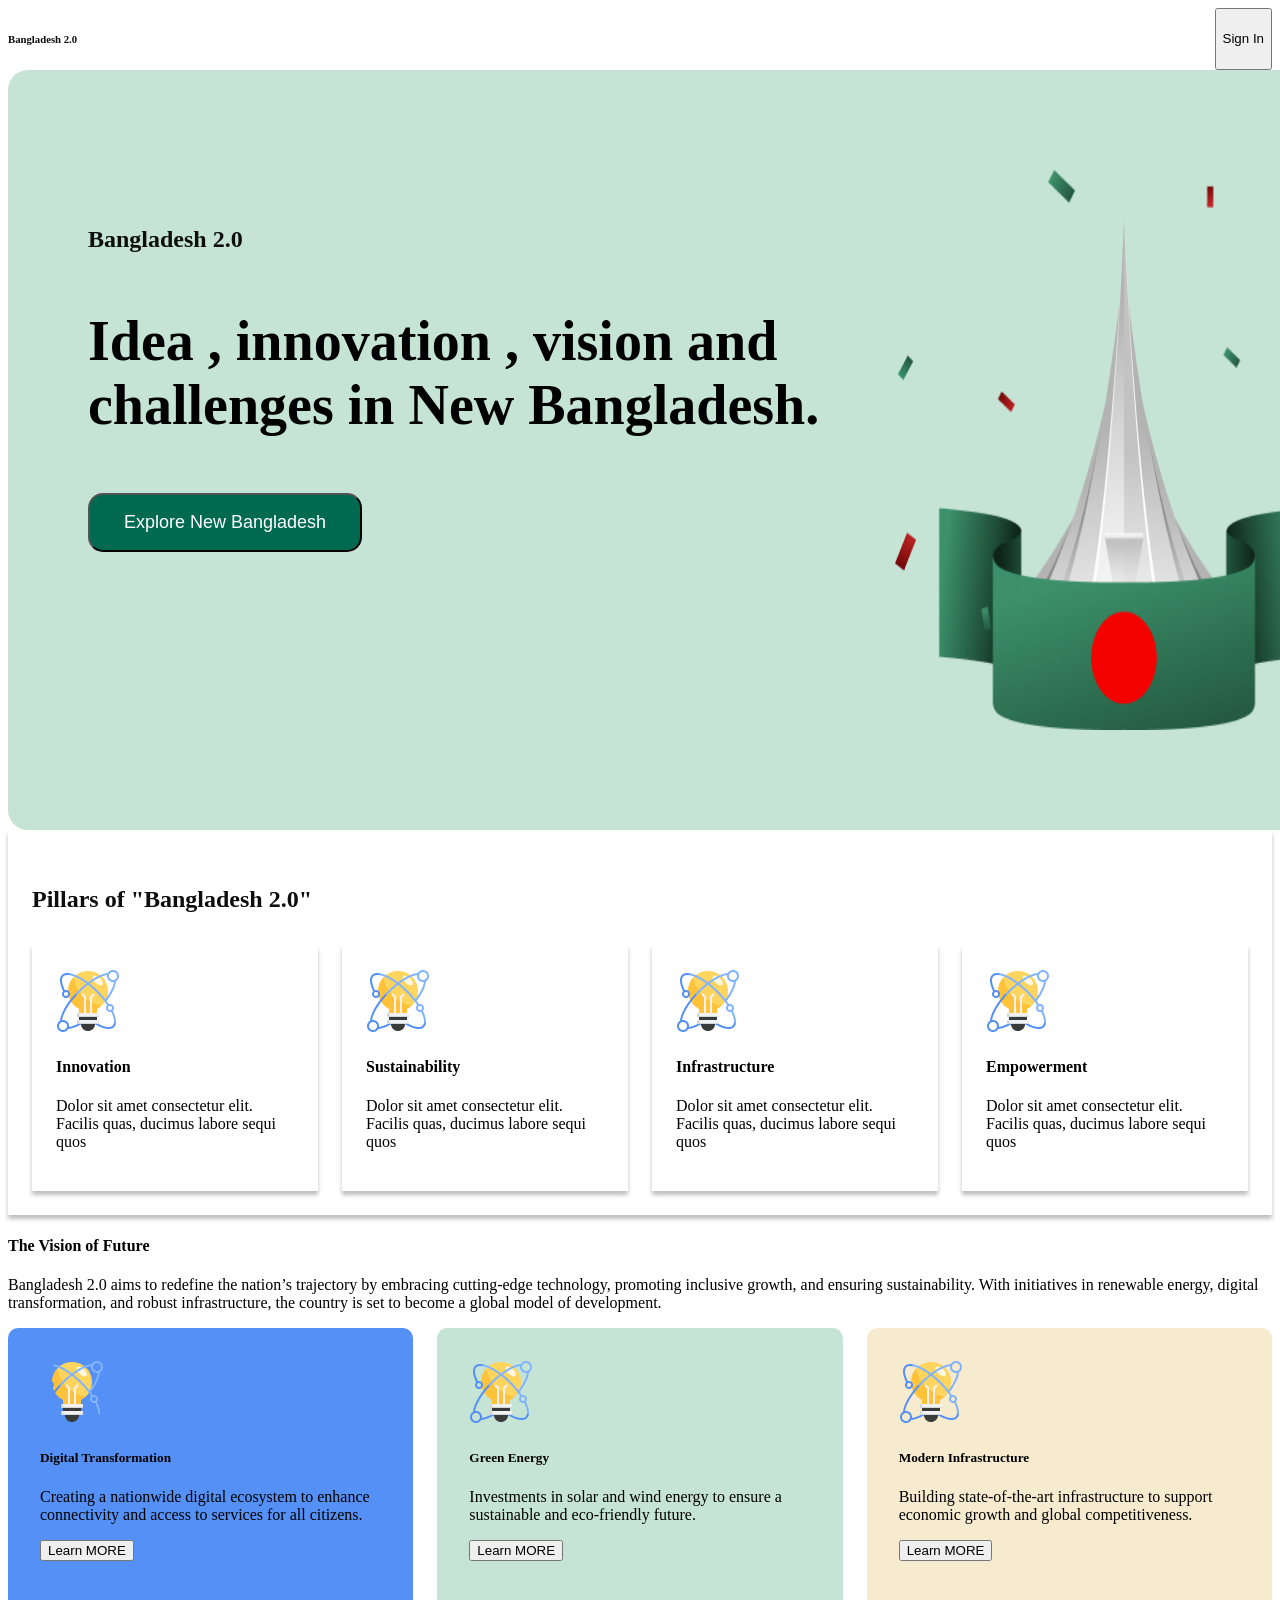
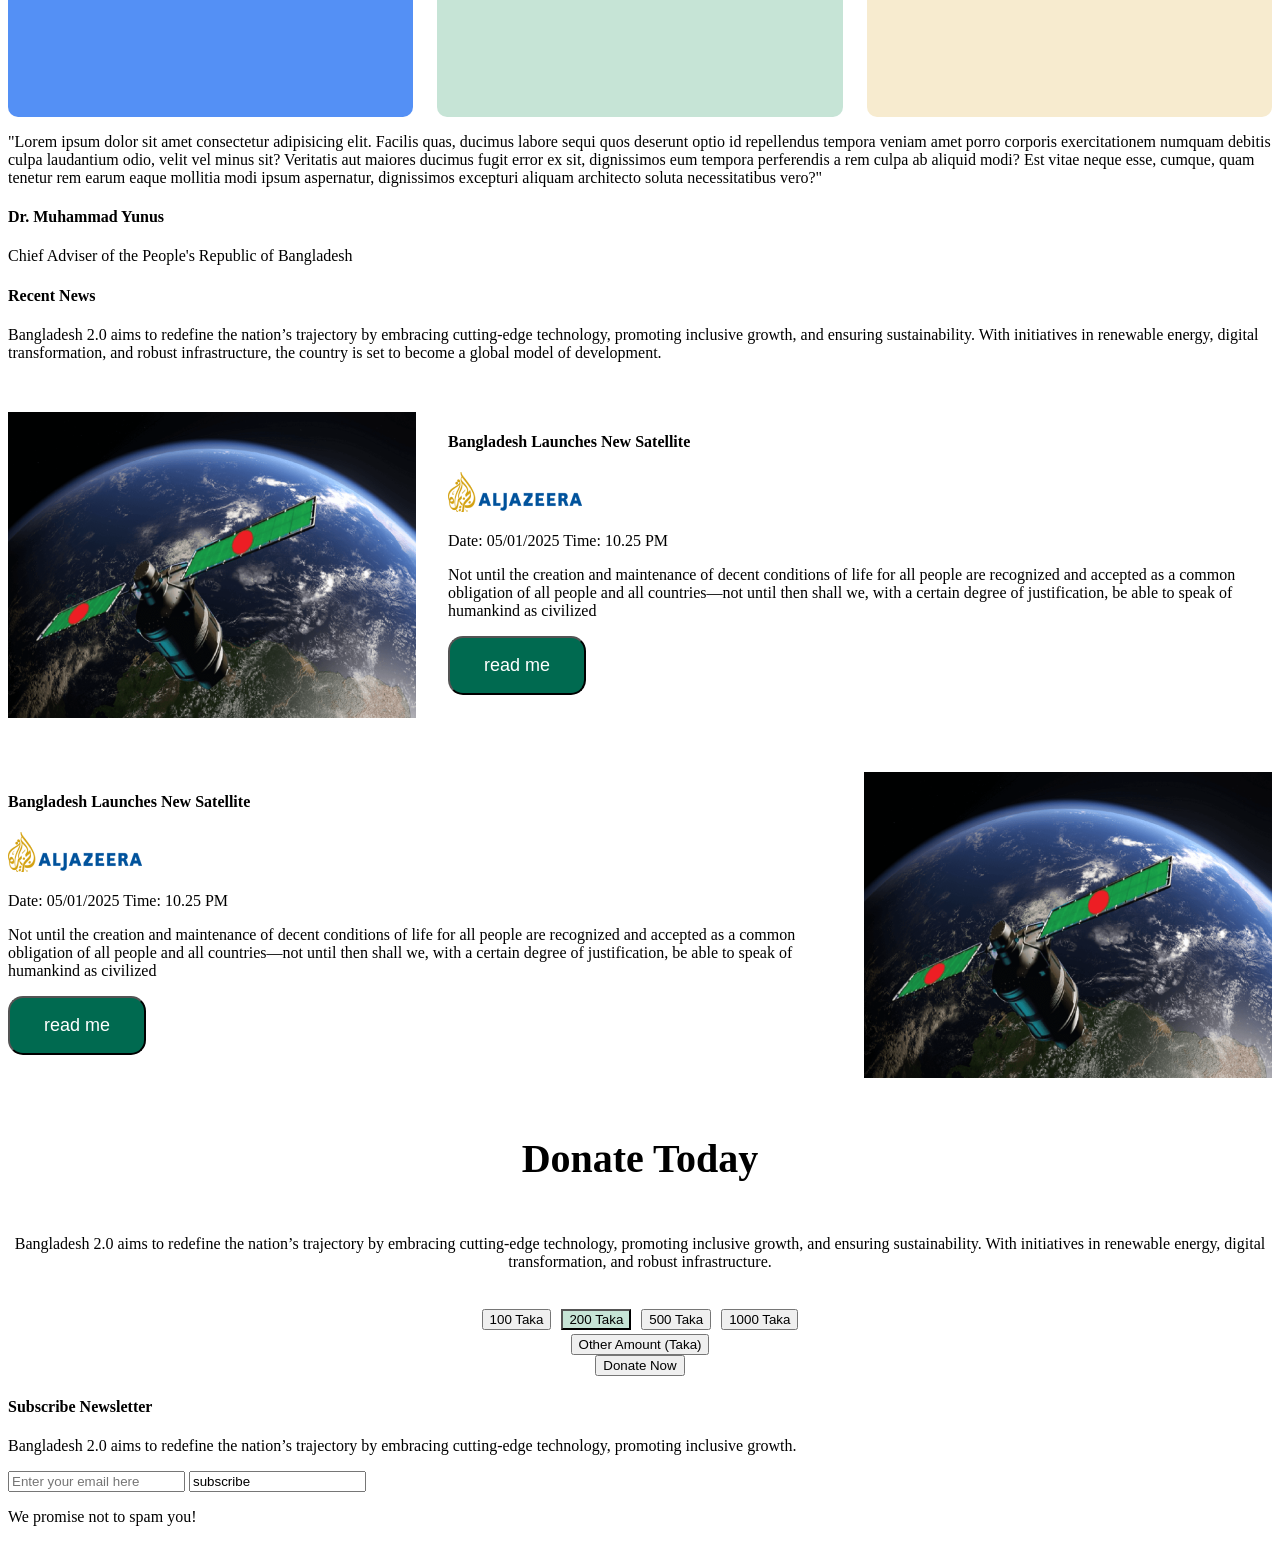
<file: index.html>
<!DOCTYPE html>
<html lang="en">
<head>
    <meta charset="UTF-8">
    <meta name="viewport" content="width=device-width, initial-scale=1.0">
    <title>assignment first</title>
    <link rel="stylesheet" href="style.css">
</head>
<nav > 
    <h6 class="nav-title">Bangladesh 2.0</h6>
    <button class="btn.primary" type="button">Sign In</button>
    

</nav>
<body class=".fira-sans-thin">
    <div  class="banner">
        <div class="banner-conten">
            
        <h6 class="h6-style">Bangladesh 2.0</h6> 
        <h3 class="h3-style">Idea , innovation ,
            vision and challenges in New Bangladesh.</h3>
            <button class="btn-banner">Explore New Bangladesh</button>
        </div>
            <img class="banner-profile-picture" src="images/hero.png" alt="this is hero part">
    </div>

    <section class="plan">
        <h4 class="section-title">Pillars of "Bangladesh 2.0"</h4>
        <div class="plan-item">
        <!-- .plan*4>img+h4.plan-title+p.plan-description -->
        <div class="plan">
            <img src="./images/card-icon.png" alt="">
            <h4 class="plan-title">Innovation</h4>
            <p class="plan-description">Dolor sit amet consectetur elit.
                 Facilis quas, ducimus labore sequi quos </p>
        </div>
        <div class="plan">
            <img src="./images/card-icon.png" alt="">
            <h4 class="plan-title">Sustainability</h4>
            <p class="plan-description">Dolor sit amet consectetur elit. 
                Facilis quas, ducimus labore sequi quos </p>
        </div>
        <div class="plan">
            <img src="./images/card-icon.png" alt="">
            <h4 class="plan-title">Infrastructure</h4>
            <p class="plan-description">Dolor sit amet consectetur elit. 
                Facilis quas, ducimus labore sequi quos </p>
        </div>
        <div class="plan">
            <img src="./images/card-icon.png" alt="">
            <h4 class="plan-title">Empowerment</h4>
            <p class="plan-description">Dolor sit amet consectetur elit.
                 Facilis quas, ducimus labore sequi quos </p>
        </div>
    </div>

    </section>
    <section class="future">
        <h4 >The Vision of Future</h4>
        <p class="future-description">Bangladesh 2.0
             aims to redefine the nation’s trajectory by embracing cutting-edge technology, promoting inclusive growth, and ensuring sustainability. With initiatives in renewable energy, digital transformation, and robust infrastructure,
             the country is set to become a global model of development.</p>
             <!-- future plan .future*3>img+h5.future-title+p.future-description-->
             <div class="future-item">
                <div class="future-one">
                <img src="./images/card-icon.png" alt="">
                <h5 class="future-title">Digital Transformation</h5>
                <p class="future-description">Creating a nationwide digital ecosystem 
                    to enhance connectivity and access to services for all citizens.</p>
                    <button class="future-btn1">Learn MORE</button>
                </div>
             
                
             <div class="future-two">
                <img src="./images/card-icon.png" alt="">
                <h5 class="future-title">Green Energy</h5>
                <p class="future-description">Investments in solar and wind energy
                     to ensure a sustainable and eco-friendly future.</p>
                <button class="future-btn2">Learn MORE</button>
             </div>
             <div class="future-three" >
                <img src="./images/card-icon.png" alt="">
                <h5 class="future-title">Modern Infrastructure</h5>
                <p class="future-description">Building state-of-the-art infrastructure
                     to support economic growth and global competitiveness.</p>
                     <button class="future-btn3">Learn MORE</button>
             </div>

        
    </section>
    <!-- comment section -->
     <section>
        <div class="comment-sec">
            <p>"Lorem ipsum dolor sit amet consectetur adipisicing elit. Facilis quas, ducimus labore sequi quos deserunt optio id repellendus tempora veniam amet porro corporis exercitationem numquam debitis culpa laudantium odio, velit vel minus sit? Veritatis aut maiores ducimus fugit error ex sit, dignissimos eum tempora perferendis a rem culpa ab aliquid modi? Est vitae neque esse, cumque, quam tenetur rem earum eaque mollitia modi ipsum aspernatur, dignissimos excepturi aliquam architecto soluta necessitatibus vero?"</p>
            <h4>Dr. Muhammad Yunus</h4>
            <p>Chief Adviser of the People's Republic of Bangladesh</p>
        </div>
     </section>

     <!-- launch section -->
      <section>
        <div class="recent-part">
            <h4>Recent News</h4>
            <p>Bangladesh 2.0 aims to redefine the nation’s trajectory by embracing cutting-edge technology, promoting inclusive growth, and ensuring sustainability. With initiatives in renewable energy, digital transformation, and robust infrastructure, the country is set to become a global model of development.</p>
        </div>
        <div class="launch1-part">
            <div class="launch1-part-img1">
                <img  src="./images/satelite.png" alt="">
            </div>
           <div class="launch1-part-conten">
        
            <h4 >Bangladesh Launches New Satellite</h4>
            <img src="./images/al-jazeera.png" alt="">
            <p>Date: 05/01/2025 Time: 10.25 PM</p>
            <p>
                Not until the creation and maintenance of decent conditions of life for all people are recognized and accepted as a common obligation of all people and all countries—not until then shall we,
with a certain degree of justification, be able to speak of humankind as civilized
            </p>
            <button class="btn-banner">read me</button>
        </div>
    </div>
</section>

<section>
    <div class="launch2-part">
        
       <div class="launch2-part-conten">
    
        <h4 >Bangladesh Launches New Satellite</h4>
        <img src="./images/al-jazeera.png" alt="">
        <p>Date: 05/01/2025 Time: 10.25 PM</p>
        <p>
            Not until the creation and maintenance of decent conditions of life for all people are recognized and accepted as a common obligation of all people and all countries—not until then shall we,
with a certain degree of justification, be able to speak of humankind as civilized
        </p>
        <button class="btn-banner">read me</button>
    </div>
    <div class="launch2-part-img2">
        <img  src="./images/satelite.png" alt="">
    </div>
</div>
</section>

<section>
    <div class="donate-part">
        <div><h4 class="donate-part-title">Donate Today</h4>
        </div>
        <p class="donate-part-dscr">Bangladesh 2.0 aims to redefine the nation’s trajectory by embracing cutting-edge technology, promoting inclusive growth, and ensuring sustainability. With initiatives in renewable energy, digital transformation, and robust infrastructure. </p>
        
        <div class="donate-btn">
            <button> 100 Taka</button>
            <button class="btn-color"> 200 Taka</button>
            <button> 500 Taka</button>
            <button> 1000 Taka</button>

        </div>
        <div>
        <button class="donate-btn1">Other Amount (Taka) </button></div>
        <div><button class="donate-btn2">Donate Now</button></div>
    </div>
    </section>
    </body>

        <footer>
            <!-- here subscribe part start -->
             <div class="subscribe-part">
             
                <h4 class="subscribe-part-title">Subscribe Newsletter</h4>
             
             <p class="subscribe-part-dscr">Bangladesh 2.0 aims to redefine the nation’s trajectory by embracing cutting-edge technology, promoting inclusive growth.</p>
             <input type="text" placeholder="Enter your email here">
             <input type="subscribe" value="subscribe">
             <p>We promise not to spam you!</p>
            </div>
        </footer>
</html>
</file>
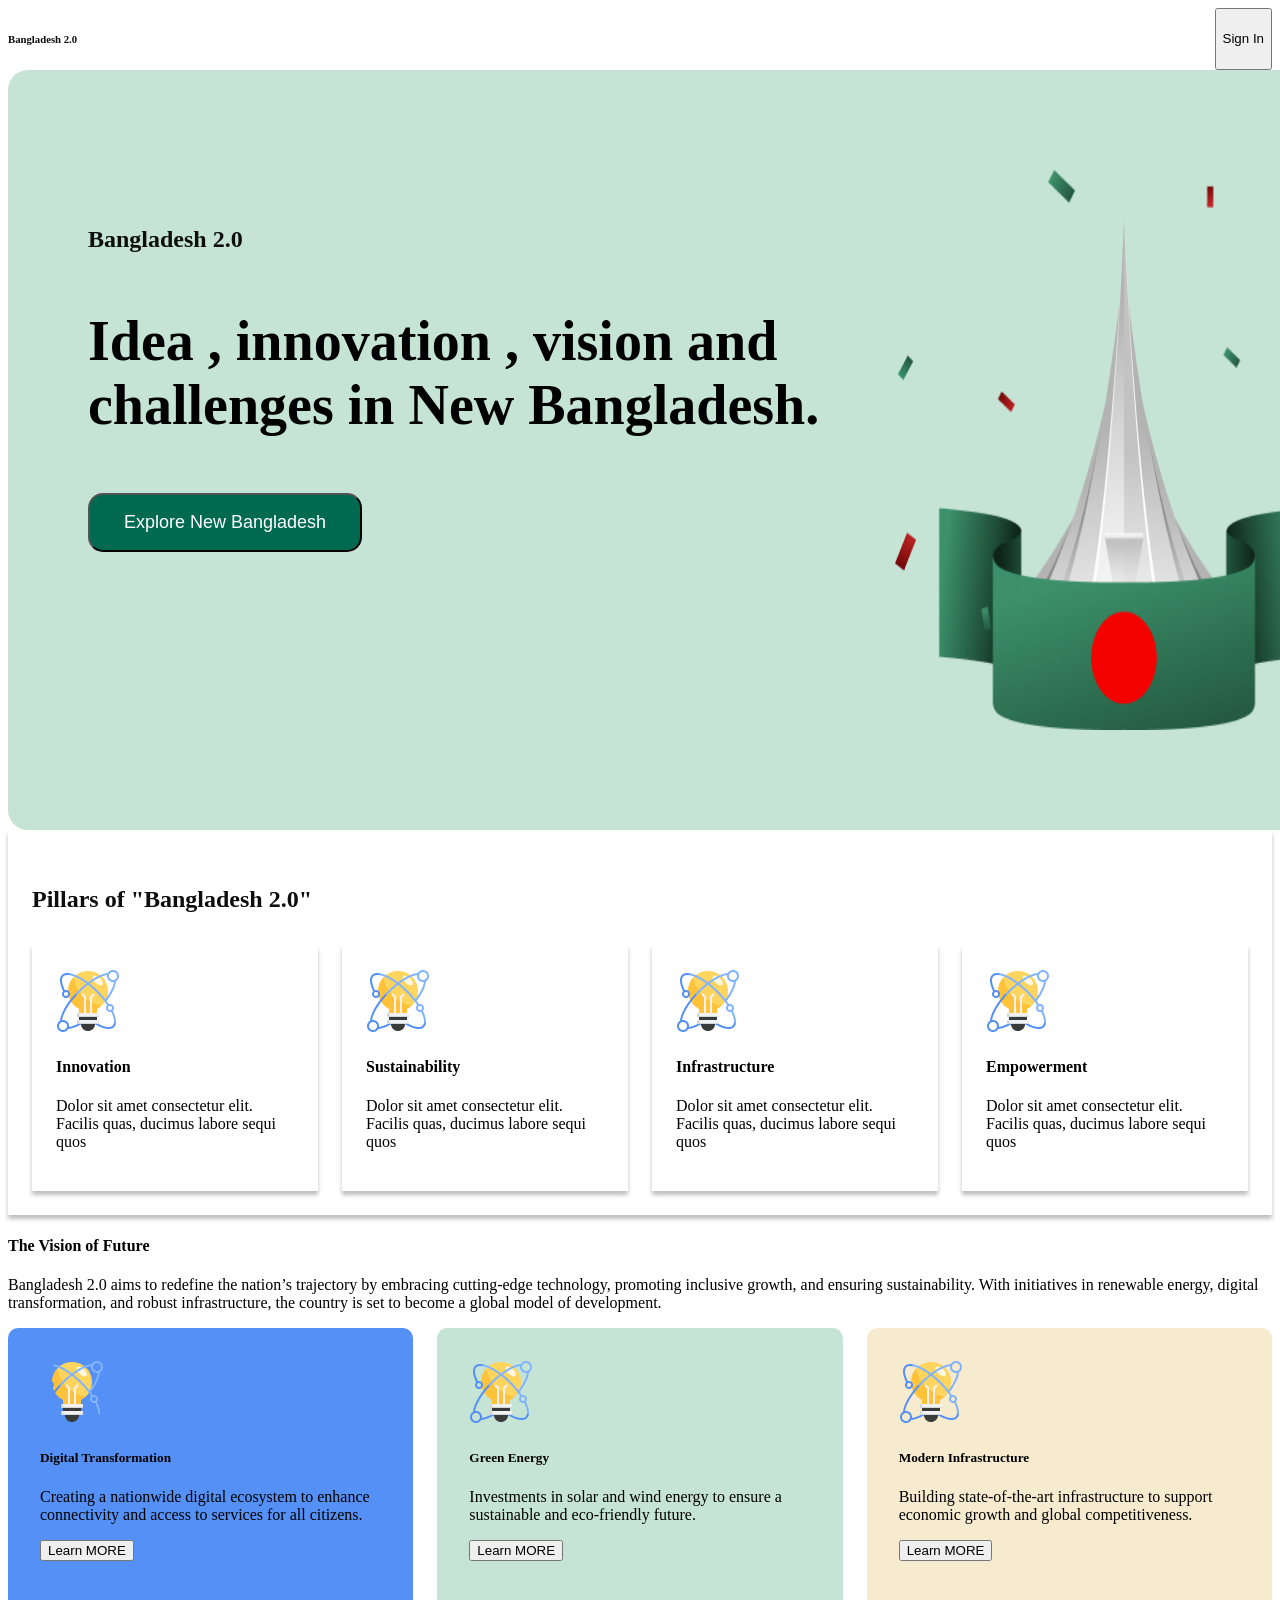
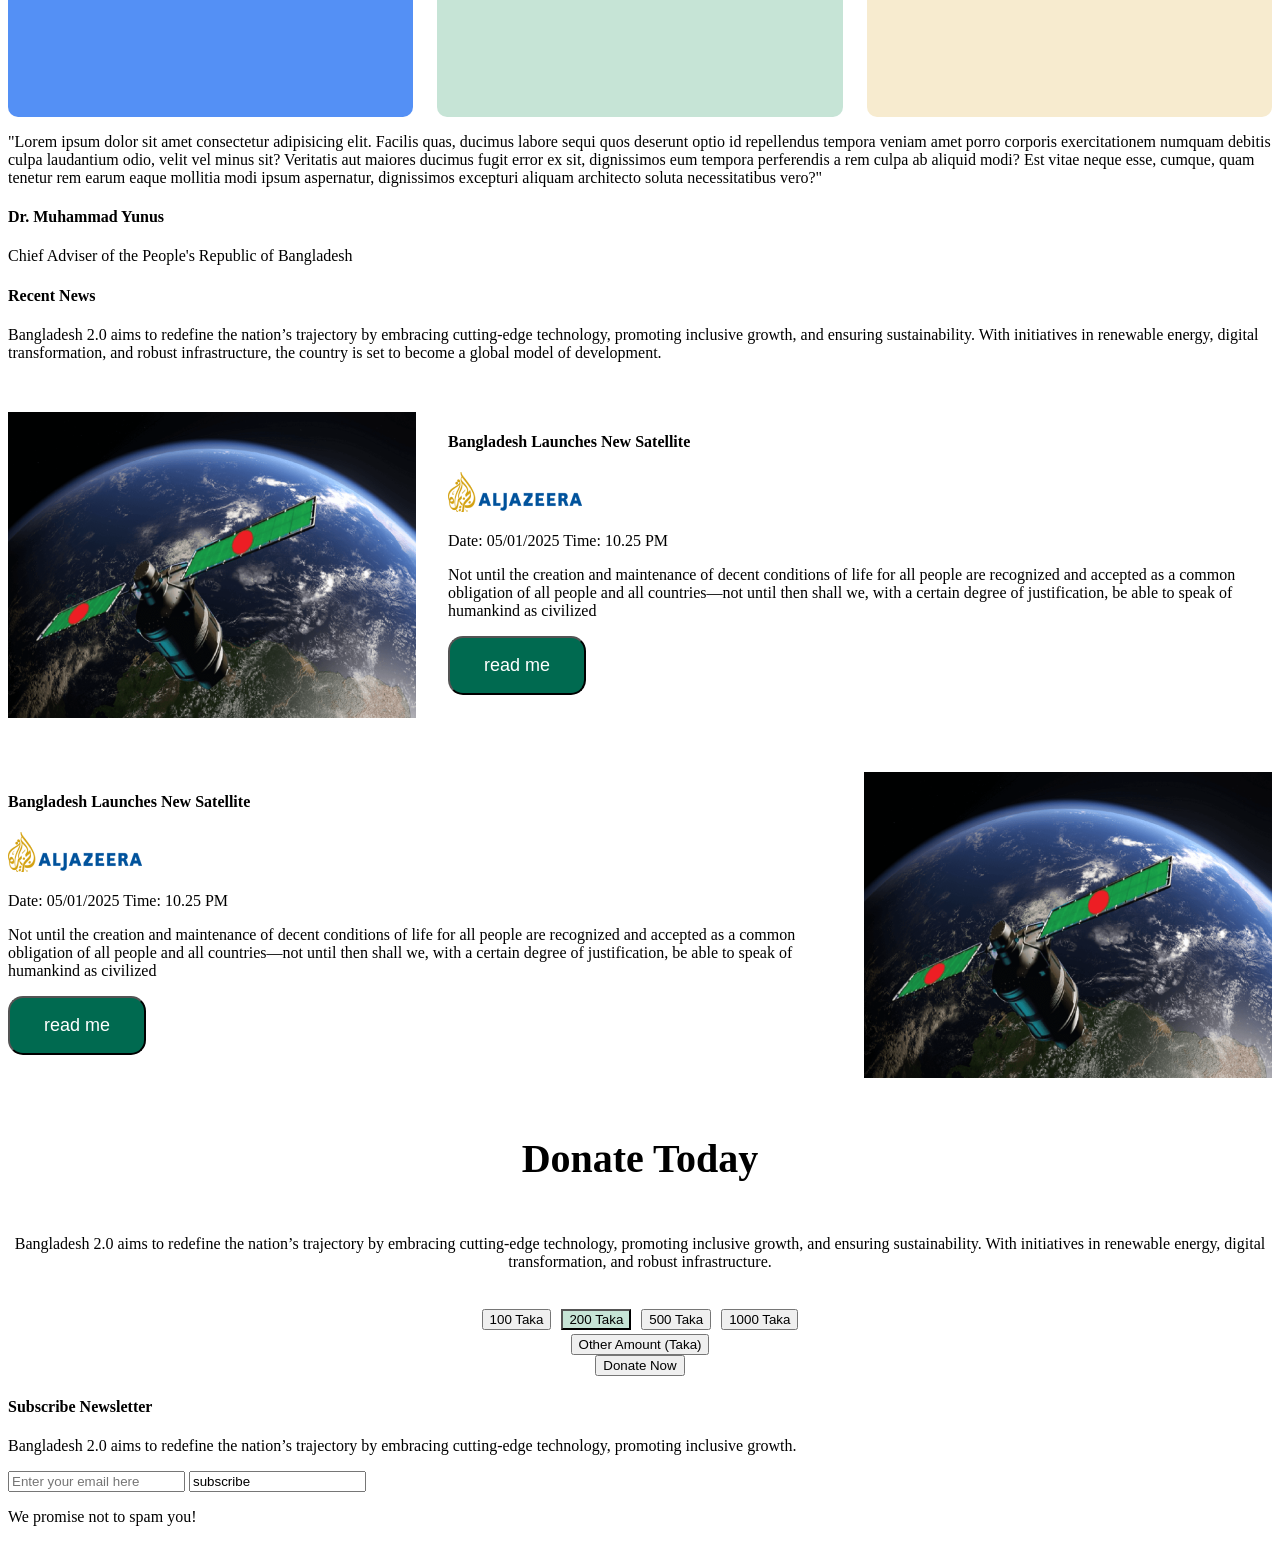
<file: index2.html>
<!DOCTYPE html>
<html lang="en">
<head>
    <meta charset="UTF-8">
    <meta name="viewport" content="width=device-width, initial-scale=1.0">
    <title>assignment first</title>
    <link rel="stylesheet" href="style2.css">
</head>
<nav > 
    <h6 class="nav-title">Bangladesh 2.0</h6>
    <button class="btn.primary" type="button">Sign In</button>
    

</nav>
<body class=".fira-sans-thin">
    <div  class="banner">
        <div class="banner-conten">
            
        <h6 class="h6-style">Bangladesh 2.0</h6> 
        <h3 class="h3-style">Idea , innovation ,
            vision and challenges in New Bangladesh.</h3>
            <button class="btn-banner">Explore New Bangladesh</button>
        </div>
            <img class="banner-profile-picture" src="images/hero.png" alt="this is hero part">
    </div>

    <section class="plan">
        <h4 class="section-title">Pillars of "Bangladesh 2.0"</h4>
        <div class="plan-item">
        <!-- .plan*4>img+h4.plan-title+p.plan-description -->
        <div class="plan">
            <img src="./images/card-icon.png" alt="">
            <h4 class="plan-title">Innovation</h4>
            <p class="plan-description">Dolor sit amet consectetur elit.
                 Facilis quas, ducimus labore sequi quos </p>
        </div>
        <div class="plan">
            <img src="./images/card-icon.png" alt="">
            <h4 class="plan-title">Sustainability</h4>
            <p class="plan-description">Dolor sit amet consectetur elit. 
                Facilis quas, ducimus labore sequi quos </p>
        </div>
        <div class="plan">
            <img src="./images/card-icon.png" alt="">
            <h4 class="plan-title">Infrastructure</h4>
            <p class="plan-description">Dolor sit amet consectetur elit. 
                Facilis quas, ducimus labore sequi quos </p>
        </div>
        <div class="plan">
            <img src="./images/card-icon.png" alt="">
            <h4 class="plan-title">Empowerment</h4>
            <p class="plan-description">Dolor sit amet consectetur elit.
                 Facilis quas, ducimus labore sequi quos </p>
        </div>
    </div>

    </section>
    <section class="future">
        <h4 >The Vision of Future</h4>
        <p class="future-description">Bangladesh 2.0
             aims to redefine the nation’s trajectory by embracing cutting-edge technology, promoting inclusive growth, and ensuring sustainability. With initiatives in renewable energy, digital transformation, and robust infrastructure,
             the country is set to become a global model of development.</p>
             <!-- future plan .future*3>img+h5.future-title+p.future-description-->
             <div class="future-item">
                <div class="future-one">
                <img src="./images/card-icon.png" alt="">
                <h5 class="future-title">Digital Transformation</h5>
                <p class="future-description">Creating a nationwide digital ecosystem 
                    to enhance connectivity and access to services for all citizens.</p>
                    <button class="future-btn1">Learn MORE</button>
                </div>
             
                
             <div class="future-two">
                <img src="./images/card-icon.png" alt="">
                <h5 class="future-title">Green Energy</h5>
                <p class="future-description">Investments in solar and wind energy
                     to ensure a sustainable and eco-friendly future.</p>
                <button class="future-btn2">Learn MORE</button>
             </div>
             <div class="future-three" >
                <img src="./images/card-icon.png" alt="">
                <h5 class="future-title">Modern Infrastructure</h5>
                <p class="future-description">Building state-of-the-art infrastructure
                     to support economic growth and global competitiveness.</p>
                     <button class="future-btn3">Learn MORE</button>
             </div>

        
    </section>
    <!-- comment section -->
     <section>
        <div class="comment-sec">
            <p>"Lorem ipsum dolor sit amet consectetur adipisicing elit. Facilis quas, ducimus labore sequi quos deserunt optio id repellendus tempora veniam amet porro corporis exercitationem numquam debitis culpa laudantium odio, velit vel minus sit? Veritatis aut maiores ducimus fugit error ex sit, dignissimos eum tempora perferendis a rem culpa ab aliquid modi? Est vitae neque esse, cumque, quam tenetur rem earum eaque mollitia modi ipsum aspernatur, dignissimos excepturi aliquam architecto soluta necessitatibus vero?"</p>
            <h4>Dr. Muhammad Yunus</h4>
            <p>Chief Adviser of the People's Republic of Bangladesh</p>
        </div>
     </section>

     <!-- launch section -->
      <section>
        <div class="recent-part">
            <h4>Recent News</h4>
            <p>Bangladesh 2.0 aims to redefine the nation’s trajectory by embracing cutting-edge technology, promoting inclusive growth, and ensuring sustainability. With initiatives in renewable energy, digital transformation, and robust infrastructure, the country is set to become a global model of development.</p>
        </div>
        <div class="launch1-part">
            <div class="launch1-part-img1">
                <img  src="./images/satelite.png" alt="">
            </div>
           <div class="launch1-part-conten">
        
            <h4 >Bangladesh Launches New Satellite</h4>
            <img src="./images/al-jazeera.png" alt="">
            <p>Date: 05/01/2025 Time: 10.25 PM</p>
            <p>
                Not until the creation and maintenance of decent conditions of life for all people are recognized and accepted as a common obligation of all people and all countries—not until then shall we,
with a certain degree of justification, be able to speak of humankind as civilized
            </p>
            <button class="btn-banner">read me</button>
        </div>
    </div>
</section>

<section>
    <div class="launch2-part">
        
       <div class="launch2-part-conten">
    
        <h4 >Bangladesh Launches New Satellite</h4>
        <img src="./images/al-jazeera.png" alt="">
        <p>Date: 05/01/2025 Time: 10.25 PM</p>
        <p>
            Not until the creation and maintenance of decent conditions of life for all people are recognized and accepted as a common obligation of all people and all countries—not until then shall we,
with a certain degree of justification, be able to speak of humankind as civilized
        </p>
        <button class="btn-banner">read me</button>
    </div>
    <div class="launch2-part-img2">
        <img  src="./images/satelite.png" alt="">
    </div>
</div>
</section>

<section>
    <div class="donate-part">
        <div><h4 class="donate-part-title">Donate Today</h4>
        </div>
        <p class="donate-part-dscr">Bangladesh 2.0 aims to redefine the nation’s trajectory by embracing cutting-edge technology, promoting inclusive growth, and ensuring sustainability. With initiatives in renewable energy, digital transformation, and robust infrastructure. </p>
        
        <div class="donate-btn">
            <button> 100 Taka</button>
            <button class="btn-color"> 200 Taka</button>
            <button> 500 Taka</button>
            <button> 1000 Taka</button>

        </div>
        <div>
        <button class="donate-btn1">Other Amount (Taka) </button></div>
        <div><button class="donate-btn2">Donate Now</button></div>
    </div>
    </section>
    </body>

        <footer>
            <!-- here subscribe part start -->
             <div class="subscribe-part">
             
                <h4 class="subscribe-part-title">Subscribe Newsletter</h4>
             
             <p class="subscribe-part-dscr">Bangladesh 2.0 aims to redefine the nation’s trajectory by embracing cutting-edge technology, promoting inclusive growth.</p>
             <input type="text" placeholder="Enter your email here">
             <input type="subscribe" value="subscribe">
             <p>We promise not to spam you!</p>
            </div>
        </footer>
</html>
</file>
<file: style.css>
.fira-sans-thin {
    font-family: "Fira Sans", serif;
    font-weight: 100;
    font-style: normal;
  }


  /* nav style */
  nav{
    display: flex;
    justify-content: space-between;
  }
.nav-title{
    font-weight: bold;
    color: #0E0E0E;
}


/* banner style */
.banner{
   display: flex; 
   background-color: #C6E4D6;
   border-radius:20px;
   width: 1280px;
   height: 560px;
   padding: 100px 80px;
   
}

.banner-profile-picture{
    width: 474.03px;
}

.banner-conten {
    
}

.h6-style{ 
    font-weight: medium; font-size: 24px; color: #0E0E0E;
    opacity: 100%;

}

.h3-style{
    font-weight: bold; font-size: 56px;
}

.btn-banner{
    background-color:#006A50;
    font-weight: semi bold;
    font-size: 18px;
    color: white;
    padding:  17px 34px;
    border-radius: 15px;
}

/* paln style */
.plan-item{
    display: flex; gap: 24px;
}

.plan{
    padding: 24px 24px; 
    box-shadow: 0px 4px 4px 0px rgba(0, 0, 0, 0.25);
}

.section-title{
    color: rgba(14, 14, 14, 1);
    font-size: 24px; font-weight: bold;
}

/* FUTURE STYLE */
.future-item{
    display: flex; gap: 24px;  justify-content: none;
}
.future-one{
    background-color: #5490F5;
    border-radius: 10px;
    width: 410px; height: 325px; padding: 32px 32px;
}

.future-two{
    background-color: #C6E4D6;
    border-radius: 10px;
    width: 410px; height: 325px; padding: 32px 32px;
}

.future-three{
    background-color: #F7EBCF;
    border-radius: 10px;
    width: 410px; height: 325px; padding: 32px 32px;
    
}

future-title{
    font-weight: bold; font-size: 56px;
}

/* launch1-part style*/
.launch1-part{
    display: flex;
    margin-top: 50px;
    gap: 32px;
}
.launch2-part{
    display: flex;
    margin-top: 50px;
    gap: 32px;
}

/* donate-part-style */
.donate-part{
    margin-top: 50px;
    justify-content: center;
    text-align: center;}

.donate-part-title{
    text-align: center; font-weight: bold; font-size: 40px;
     }

.donate-btn{
    font-weight: bold; font-size: 40px;}

.donate-btn1{
   text-align: center;}
   .donate-btn2{}  
.donate-part-dscr{
    font-weight: regular; font-size: 16px;
}

.btn-color{
    background-color: #C6E4D6 ;
}

/* here subscribe part start  */
footer subscribe-part {
    width: 622px; height: 48px;
    text-align: center; justify-content: center;

}
</file>
<file: style2.css>
.fira-sans-thin {
    font-family: "Fira Sans", serif;
    font-weight: 100;
    font-style: normal;
  }


  /* nav style */
  nav{
    display: flex;
    justify-content: space-between;
  }
.nav-title{
    font-weight: bold;
    color: #0E0E0E;
}


/* banner style */
.banner{
   display: flex; 
   background-color: #C6E4D6;
   border-radius:20px;
   width: 1280px;
   height: 560px;
   padding: 100px 80px;
   
}

.banner-profile-picture{
    width: 474.03px;
}

.banner-conten {
    
}

.h6-style{ 
    font-weight: medium; font-size: 24px; color: #0E0E0E;
    opacity: 100%;

}

.h3-style{
    font-weight: bold; font-size: 56px;
}

.btn-banner{
    background-color:#006A50;
    font-weight: semi bold;
    font-size: 18px;
    color: white;
    padding:  17px 34px;
    border-radius: 15px;
}

/* paln style */
.plan-item{
    display: flex; gap: 24px;
}

.plan{
    padding: 24px 24px; 
    box-shadow: 0px 4px 4px 0px rgba(0, 0, 0, 0.25);
}

.section-title{
    color: rgba(14, 14, 14, 1);
    font-size: 24px; font-weight: bold;
}

/* FUTURE STYLE */
.future-item{
    display: flex; gap: 24px;  justify-content: none;
}
.future-one{
    background-color: #5490F5;
    border-radius: 10px;
    width: 410px; height: 325px; padding: 32px 32px;
}

.future-two{
    background-color: #C6E4D6;
    border-radius: 10px;
    width: 410px; height: 325px; padding: 32px 32px;
}

.future-three{
    background-color: #F7EBCF;
    border-radius: 10px;
    width: 410px; height: 325px; padding: 32px 32px;
    
}

future-title{
    font-weight: bold; font-size: 56px;
}

/* launch1-part style*/
.launch1-part{
    display: flex;
    margin-top: 50px;
    gap: 32px;
}
.launch2-part{
    display: flex;
    margin-top: 50px;
    gap: 32px;
}

/* donate-part-style */
.donate-part{
    margin-top: 50px;
    justify-content: center;
    text-align: center;}

.donate-part-title{
    text-align: center; font-weight: bold; font-size: 40px;
     }

.donate-btn{
    font-weight: bold; font-size: 40px;}

.donate-btn1{
   text-align: center;}
   .donate-btn2{}  
.donate-part-dscr{
    font-weight: regular; font-size: 16px;
}

.btn-color{
    background-color: #C6E4D6 ;
}

/* here subscribe part start  */
footer subscribe-part {
    width: 622px; height: 48px;
    text-align: center; justify-content: center;

}
</file>
